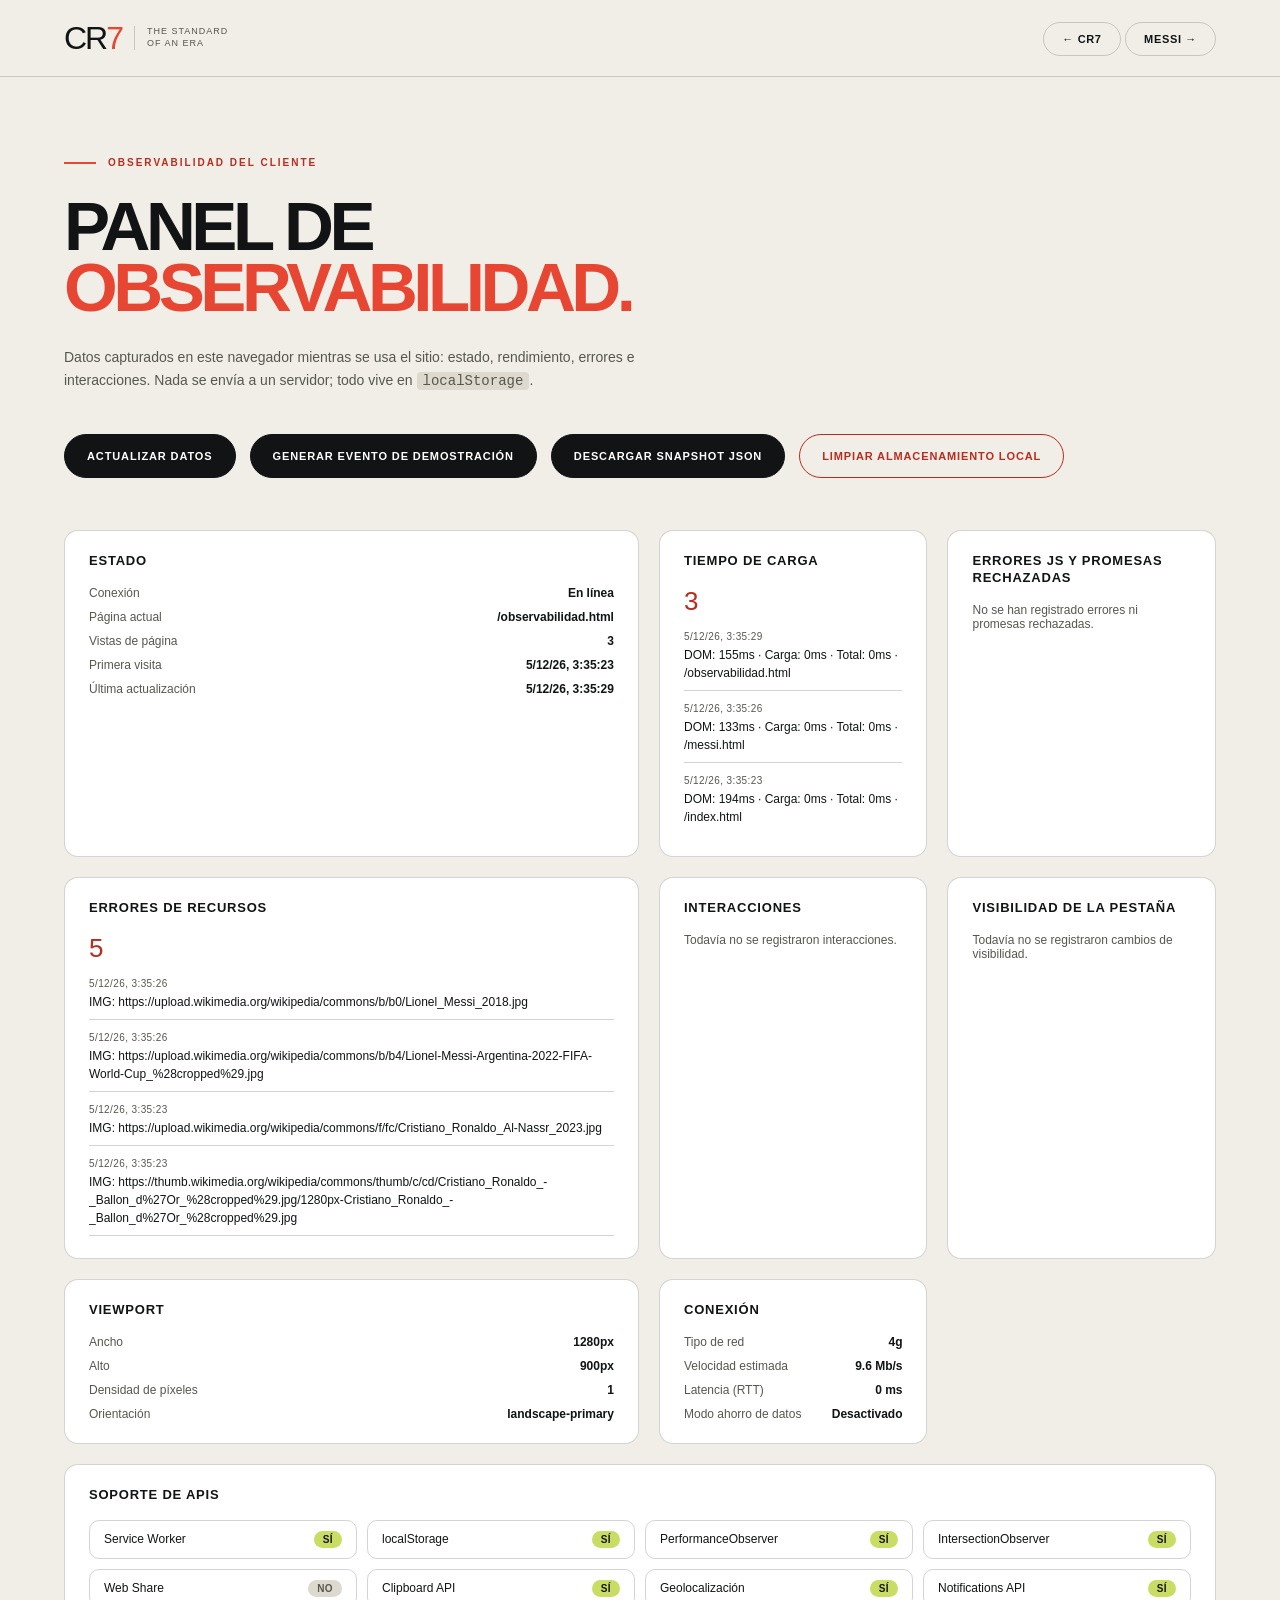
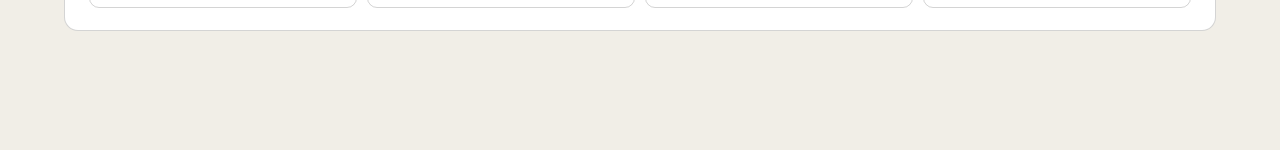
<file: observabilidad.html>
<!doctype html>
<html lang="es">
<head>
  <meta charset="UTF-8">
  <meta name="viewport" content="width=device-width, initial-scale=1.0">
  <meta name="description" content="Panel de observabilidad del sitio CR7: estado, rendimiento, errores e interacciones registrados en el navegador.">
  <title>CR7 | Panel de observabilidad</title>
  <link rel="stylesheet" href="styles.css">
  <link rel="stylesheet" href="observabilidad.css">
  <script src="script.js" defer></script>
  <script src="observabilidad.js" defer></script>
</head>
<body class="obs-body">
  <a class="skip-link" href="#obs-main">Saltar al contenido principal</a>

  <header class="obs-header">
    <a class="brand" href="index.html" aria-label="CR7, volver al sitio principal">
      <span class="brand-mark">CR<span>7</span></span>
      <span class="brand-label">The standard<br>of an era</span>
    </a>
    <nav class="obs-nav" aria-label="Navegación del proyecto">
      <a class="obs-back" href="index.html">← CR7</a>
      <a class="obs-back" href="messi.html">Messi →</a>
    </nav>
  </header>

  <main id="obs-main" class="obs-main">
    <div class="obs-intro">
      <p class="eyebrow"><span class="eyebrow-line"></span> Observabilidad del cliente</p>
      <h1>Panel de<br><em>observabilidad.</em></h1>
      <p class="obs-description">Datos capturados en este navegador mientras se usa el sitio: estado, rendimiento, errores e interacciones. Nada se envía a un servidor; todo vive en <code>localStorage</code>.</p>
    </div>

    <div class="obs-toolbar" role="group" aria-label="Acciones del panel">
      <button type="button" class="obs-action" id="obs-refresh">Actualizar datos</button>
      <button type="button" class="obs-action" id="obs-demo">Generar evento de demostración</button>
      <button type="button" class="obs-action" id="obs-download">Descargar snapshot JSON</button>
      <button type="button" class="obs-action obs-action-danger" id="obs-clear">Limpiar almacenamiento local</button>
    </div>
    <p class="obs-status" id="obs-status-message" role="status" aria-live="polite"></p>

    <div class="obs-grid">
      <section class="obs-card" aria-labelledby="obs-h-status">
        <h2 id="obs-h-status">Estado</h2>
        <dl class="obs-deflist" id="obs-status"></dl>
      </section>

      <section class="obs-card" aria-labelledby="obs-h-load">
        <h2 id="obs-h-load">Tiempo de carga</h2>
        <div id="obs-load"></div>
      </section>

      <section class="obs-card" aria-labelledby="obs-h-errors">
        <h2 id="obs-h-errors">Errores JS y promesas rechazadas</h2>
        <div id="obs-errors"></div>
      </section>

      <section class="obs-card" aria-labelledby="obs-h-resource-errors">
        <h2 id="obs-h-resource-errors">Errores de recursos</h2>
        <div id="obs-resource-errors"></div>
      </section>

      <section class="obs-card" aria-labelledby="obs-h-interactions">
        <h2 id="obs-h-interactions">Interacciones</h2>
        <div id="obs-interactions"></div>
      </section>

      <section class="obs-card" aria-labelledby="obs-h-visibility">
        <h2 id="obs-h-visibility">Visibilidad de la pestaña</h2>
        <div id="obs-visibility"></div>
      </section>

      <section class="obs-card" aria-labelledby="obs-h-viewport">
        <h2 id="obs-h-viewport">Viewport</h2>
        <dl class="obs-deflist" id="obs-viewport"></dl>
      </section>

      <section class="obs-card" aria-labelledby="obs-h-connection">
        <h2 id="obs-h-connection">Conexión</h2>
        <dl class="obs-deflist" id="obs-connection"></dl>
      </section>

      <section class="obs-card obs-card-wide" aria-labelledby="obs-h-api">
        <h2 id="obs-h-api">Soporte de APIs</h2>
        <ul class="obs-api-list" id="obs-api-support"></ul>
      </section>
    </div>
  </main>
</body>
</html>
</file>
<file: styles.css>
:root {
  --ink: #111315;
  --paper: #f1eee7;
  --paper-deep: #ded9cf;
  --red: #e74632;
  --red-dark: #b82d20;
  --lime: #c9dc63;
  --muted: #57574f;
  --line: rgba(17, 19, 21, .18);
  --display: "Archivo Black", Impact, sans-serif;
  --body: "DM Sans", Helvetica, sans-serif;
}

* { box-sizing: border-box; }
html { scroll-behavior: smooth; }
body { margin: 0; background: var(--paper); color: var(--ink); font-family: var(--body); }
img { display: block; width: 100%; }
a { color: inherit; text-decoration: none; }
button { color: inherit; font: inherit; }

.skip-link { background: var(--ink); border-radius: 4px; color: #fff; font-size: 12px; font-weight: 700; left: 12px; letter-spacing: .04em; padding: 14px 18px; position: absolute; top: -60px; transition: top .2s ease; z-index: 20; }
.skip-link:focus-visible { top: 12px; }

:focus-visible { outline: 2px solid var(--red-dark); outline-offset: 3px; }

.site-header { align-items: center; border-bottom: 1px solid var(--line); display: flex; justify-content: space-between; padding: 22px 5vw; position: absolute; top: 0; width: 100%; z-index: 5; }
.brand { align-items: center; display: flex; gap: 12px; }
.brand-mark { font: 32px/1 var(--display); letter-spacing: -2px; }
.brand-mark span { color: var(--red); }
.brand-label { border-left: 1px solid var(--line); color: var(--muted); font-size: 9px; letter-spacing: .11em; line-height: 1.3; padding-left: 12px; text-transform: uppercase; }
.main-nav { display: flex; gap: 34px; margin-left: auto; margin-right: 42px; }
.main-nav a, .header-cta { font-size: 11px; font-weight: 700; letter-spacing: .08em; text-transform: uppercase; }
.main-nav a { color: var(--muted); transition: color .2s ease; }
.main-nav a:hover { color: var(--red-dark); }
.header-cta { align-items: center; display: flex; gap: 10px; }
.header-cta span { color: var(--red-dark); font-size: 18px; }
.main-nav a, .header-cta, .back-top { position: relative; }
.main-nav a::after, .header-cta::after, .back-top::after { content: ""; inset: -10px -6px; position: absolute; }

.nav-toggle { align-items: center; background: none; border: 1px solid var(--line); border-radius: 10px; cursor: pointer; display: none; height: 44px; justify-content: center; width: 44px; }
.nav-toggle-icon, .nav-toggle-icon::before, .nav-toggle-icon::after { background: var(--ink); border-radius: 2px; content: ""; display: block; height: 2px; position: absolute; transition: transform .2s ease, opacity .2s ease, top .2s ease; width: 20px; }
.nav-toggle-icon { position: relative; }
.nav-toggle-icon::before { top: -6px; }
.nav-toggle-icon::after { top: 6px; }
.nav-toggle[aria-expanded="true"] .nav-toggle-icon { background: transparent; }
.nav-toggle[aria-expanded="true"] .nav-toggle-icon::before { top: 0; transform: rotate(45deg); }
.nav-toggle[aria-expanded="true"] .nav-toggle-icon::after { top: 0; transform: rotate(-45deg); }

.hero { background: var(--paper); display: grid; grid-template-columns: 48% 52%; min-height: 760px; overflow: hidden; padding-top: 93px; position: relative; }
.hero-copy { align-self: center; padding: 55px 5vw 105px 10vw; position: relative; z-index: 2; }
.eyebrow, .section-kicker { align-items: center; color: var(--red-dark); display: flex; font-size: 10px; font-weight: 700; gap: 12px; letter-spacing: .2em; text-transform: uppercase; }
.eyebrow-line { background: var(--red); display: inline-block; height: 2px; width: 32px; }
h1, h2 { font-family: var(--display); letter-spacing: -.065em; line-height: .88; margin: 28px 0; overflow-wrap: anywhere; text-transform: uppercase; }
h1 { font-size: clamp(4.5rem, 9.2vw, 9.5rem); text-wrap: balance; }
h1 em, h2 em { color: var(--red); font-style: normal; }
.hero-intro { color: var(--muted); font-size: 16px; line-height: 1.6; max-width: 355px; }
.hero-actions { align-items: center; display: flex; gap: 27px; margin-top: 38px; }
.button { align-items: center; display: inline-flex; font-size: 11px; font-weight: 700; gap: 24px; letter-spacing: .1em; padding: 16px 20px; text-transform: uppercase; }
.button-primary { background: var(--red-dark); color: #fff; transition: background .2s ease, transform .2s ease; }
.button-primary:hover { background: var(--ink); transform: translateY(-3px); }
.button-primary span { font-size: 18px; }
.hero-note { color: var(--muted); font-size: 10px; letter-spacing: .06em; line-height: 1.6; text-transform: uppercase; }
.hero-note strong { color: var(--ink); font-weight: 700; }
.hero-visual { background: var(--ink); min-height: 667px; overflow: hidden; position: relative; }
.hero-image-frame { height: 100%; margin-left: 9%; overflow: hidden; position: relative; width: 74%; }
.hero-image-frame::after { background: linear-gradient(180deg, transparent 50%, rgba(0,0,0,.45)); content: ""; inset: 0; position: absolute; }
.hero-image-frame img { height: 100%; object-fit: cover; object-position: 53% center; filter: saturate(.85); }
.image-tag { bottom: 27px; color: #fff; font-size: 10px; font-weight: 700; letter-spacing: .15em; position: absolute; right: 26px; z-index: 1; }
.hero-stamp { border: 2px solid var(--lime); color: var(--lime); font: 26px/1 var(--display); left: 1%; padding: 13px 11px 10px; position: absolute; text-align: center; top: 14%; transform: rotate(-12deg); z-index: 2; }
.hero-stamp span { font-family: var(--body); font-size: 10px; letter-spacing: .08em; }
.vertical-label { bottom: 21px; color: rgba(255,255,255,.45); font-size: 9px; letter-spacing: .2em; margin: 0; position: absolute; right: 5%; transform: rotate(-90deg) translateX(100%); transform-origin: right bottom; }
.hero-scroll { align-items: center; bottom: 39px; display: flex; font-size: 9px; gap: 12px; left: 10vw; letter-spacing: .14em; position: absolute; text-transform: uppercase; }
.hero-scroll span { background: var(--red); display: inline-block; height: 1px; width: 35px; }

.manifesto { background: var(--red); color: #fff; padding: 105px 12vw 100px; }
.section-kicker { color: var(--ink); }
.section-kicker span { background: currentColor; display: inline-block; height: 1px; opacity: .5; width: 42px; }
.manifesto blockquote { font: clamp(2.7rem, 5vw, 5.7rem)/.95 var(--display); letter-spacing: -.055em; margin: 40px 0 20px; max-width: 900px; text-transform: uppercase; }
.manifesto > p { color: var(--ink); font-size: 12px; font-weight: 700; letter-spacing: .08em; margin: 0; text-transform: uppercase; }

.section-shell { margin: 0 auto; max-width: 1280px; padding: 125px 5vw; }
.section-heading, .gallery-heading, .numbers-heading { display: flex; justify-content: space-between; }
h2 { font-size: clamp(3.5rem, 6.8vw, 7rem); margin: 26px 0 0; }
.section-description { align-self: end; color: var(--muted); font-size: 14px; line-height: 1.7; margin: 0 6% 8px 30px; max-width: 310px; }
.timeline { display: grid; grid-template-columns: repeat(4, 1fr); margin: 108px 0 0; position: relative; }
.timeline::before { background: var(--line); content: ""; height: 1px; left: 0; position: absolute; right: 0; top: 23px; }
.timeline-item { background: none; border: 0; cursor: pointer; display: flex; flex-direction: column; padding: 0; position: relative; text-align: left; }
.timeline-item:not(:last-child) { border-right: 1px solid var(--line); }
.timeline-year { color: var(--muted); font: 24px var(--display); letter-spacing: -.04em; margin-bottom: 19px; transition: color .2s; }
.timeline-dot { background: var(--paper); border: 1px solid var(--ink); border-radius: 50%; height: 9px; margin-bottom: 18px; position: relative; width: 9px; z-index: 1; }
.timeline-item.active .timeline-dot { background: var(--red); border-color: var(--red); box-shadow: 0 0 0 5px var(--paper); }
.timeline-item.active .timeline-year { color: var(--red); }
.timeline-club { color: var(--muted); font-size: 11px; font-weight: 700; letter-spacing: .1em; line-height: 1.5; text-transform: uppercase; }
.journey-detail { align-items: center; border-top: 1px solid var(--line); display: grid; gap: 32px; grid-template-columns: 100px 1fr 40px; margin-top: 70px; padding: 26px 0; }
.detail-number { color: var(--red); font: 40px var(--display); }
.detail-label { color: var(--red-dark); font-size: 10px; font-weight: 700; letter-spacing: .14em; margin: 0 0 9px; text-transform: uppercase; }
.detail-title, .journey-detail h3 { font: 27px var(--display); letter-spacing: -.04em; margin: 0 0 9px; text-transform: uppercase; }
.journey-detail p:last-child { color: var(--muted); font-size: 13px; line-height: 1.6; margin: 0; max-width: 590px; }
.detail-arrow { color: var(--red); font-size: 31px; justify-self: end; }

.numbers { background: var(--ink); color: #fff; }
.light { color: var(--lime); }
.numbers-heading { align-items: end; }
.numbers-heading p { color: rgba(255,255,255,.58); font-size: 14px; line-height: 1.7; margin: 0 7% 10px 30px; max-width: 360px; }
.stats-grid { border-bottom: 1px solid rgba(255,255,255,.18); border-top: 1px solid rgba(255,255,255,.18); display: grid; grid-template-columns: repeat(4, 1fr); margin-top: 85px; }
.stat-card { border-right: 1px solid rgba(255,255,255,.18); display: grid; grid-template-columns: 1fr 1fr; min-height: 205px; padding: 28px 20px 24px 0; }
.stat-card:first-child { padding-left: 0; }
.stat-card:last-child { border: 0; }
.stat-card strong { color: var(--lime); font: clamp(3.3rem, 5.5vw, 5.5rem) var(--display); letter-spacing: -.1em; line-height: .85; }
.stat-card sup { font-size: .35em; letter-spacing: 0; }
.stat-card span { font-size: 11px; font-weight: 700; letter-spacing: .08em; line-height: 1.4; text-transform: uppercase; }
.stat-card small { align-self: end; color: rgba(255,255,255,.55); font-size: 10px; grid-column: 2; line-height: 1.5; }

.gallery { padding-bottom: 70px; }
.gallery-heading p:last-child { align-self: end; color: var(--muted); font-size: 13px; line-height: 1.6; margin: 0 7% 5px 30px; max-width: 220px; }
.gallery-grid { display: grid; gap: 18px; grid-template-columns: 1.15fr .85fr; grid-template-rows: 300px 230px; margin-top: 80px; }
.gallery-card { background: var(--ink); margin: 0; overflow: hidden; position: relative; }
.gallery-card img { height: 100%; object-fit: cover; transition: transform .6s cubic-bezier(.2,.8,.2,1); }
.gallery-card:hover img { transform: scale(1.05); }
.gallery-card::after { background: linear-gradient(180deg, transparent 45%, rgba(0,0,0,.77)); content: ""; inset: 0; position: absolute; }
.gallery-card-large { grid-row: span 2; }
.gallery-card-large img { object-position: center 20%; }
.gallery-card-small img { object-position: center 22%; }
.gallery-card-wide img { object-position: center 25%; }
.gallery-card figcaption { bottom: 22px; color: #fff; display: grid; gap: 3px; grid-template-columns: 34px 1fr; left: 22px; position: absolute; right: 22px; z-index: 1; }
.gallery-card figcaption span { color: var(--lime); font-size: 10px; font-weight: 700; }
.gallery-card figcaption strong { font: 19px var(--display); letter-spacing: -.04em; text-transform: uppercase; }
.gallery-card figcaption small { color: rgba(255,255,255,.65); font-size: 10px; grid-column: 2; letter-spacing: .08em; text-transform: uppercase; }
.credits { color: var(--muted); font-size: 10px; margin: 22px 0 0; }
.site-footer { align-items: center; background: var(--paper-deep); display: flex; justify-content: space-between; padding: 34px 5vw; }
.site-footer p { color: var(--muted); font-size: 12px; line-height: 1.4; margin: 0; text-align: center; text-transform: uppercase; }
.site-footer p strong { color: var(--ink); }
.back-top { font-size: 10px; font-weight: 700; letter-spacing: .1em; text-transform: uppercase; }

@media (max-width: 800px) {
  .site-header { padding: 18px 6vw; }
  .nav-toggle { display: inline-flex; margin-left: auto; }
  .main-nav { display: flex; }
  .main-nav:not(.is-open) { display: none; }
  .main-nav.is-open { background: var(--paper); border-bottom: 1px solid var(--line); flex-direction: column; gap: 0; left: 0; margin: 0; padding: 6px 6vw 18px; position: absolute; right: 0; top: 100%; z-index: 6; }
  .main-nav.is-open a { border-bottom: 1px solid var(--line); padding: 16px 2px; }
  .header-cta { margin-left: 14px; }
  h2 { font-size: clamp(2.65rem, 12vw, 4.5rem); overflow-wrap: anywhere; }
  .hero { display: block; min-height: auto; padding-top: 85px; }
  .hero-copy { padding: 60px 8vw 65px; }
  h1 { font-size: clamp(4.3rem, 19vw, 7.2rem); }
  .hero-visual { min-height: 540px; }
  .hero-image-frame { margin-left: 8%; width: 80%; }
  .hero-stamp { left: 3%; top: 11%; }
  .hero-scroll { display: none; }
  .manifesto { padding: 78px 8vw; }
  .section-shell { padding: 82px 8vw; }
  .section-heading, .gallery-heading, .numbers-heading { display: block; }
  .section-description, .numbers-heading p, .gallery-heading p:last-child { margin: 28px 0 0; }
  .timeline { margin-top: 65px; }
  .timeline-year { font-size: 19px; }
  .timeline-club { font-size: 9px; }
  .journey-detail { gap: 18px; grid-template-columns: 45px 1fr 24px; margin-top: 55px; }
  .detail-number { font-size: 27px; }
  .journey-detail h3 { font-size: 21px; }
  .numbers-heading p { max-width: 430px; }
  .stats-grid { grid-template-columns: repeat(2, 1fr); margin-top: 55px; }
  .stat-card { min-height: 180px; }
  .stat-card:nth-child(2) { border-right: 0; }
  .stat-card:nth-child(-n+2) { border-bottom: 1px solid rgba(255,255,255,.18); }
  .stat-card:nth-child(3), .stat-card:nth-child(4) { padding-top: 27px; }
  .gallery-grid { display: block; margin-top: 52px; }
  .gallery-card { height: 330px; margin-bottom: 16px; }
  .gallery-card-small, .gallery-card-wide { height: 260px; }
  .site-footer { gap: 25px; padding: 30px 8vw; }
  .site-footer p { text-align: left; }
  .back-top { font-size: 9px; }
}

@media (max-width: 460px) {
  .brand-label { display: none; }
  .header-cta { font-size: 9px; }
  .hero-actions { align-items: flex-start; flex-direction: column; gap: 20px; }
  .hero-visual { min-height: 470px; }
  .hero-stamp { font-size: 20px; }
  .timeline { grid-template-columns: repeat(2, 1fr); row-gap: 34px; }
  .timeline::before { display: none; }
  .timeline-item:nth-child(2) { border-right: 0; }
  .timeline-item:nth-child(-n+2) { border-bottom: 1px solid var(--line); padding-bottom: 24px; }
  .timeline-dot { display: none; }
  .journey-detail { align-items: start; }
  .detail-arrow { display: none; }
  .journey-detail h3 { font-size: 18px; }
  .stat-card { display: block; min-height: 0; padding: 25px 12px 25px 0; }
  .stat-card strong, .stat-card span, .stat-card small { display: block; }
  .stat-card strong { margin-bottom: 17px; }
  .stat-card small { margin-top: 15px; }
  .site-footer { align-items: flex-start; flex-direction: column; }
}

@media (prefers-reduced-motion: reduce) {
  html { scroll-behavior: auto; }
  *, *::before, *::after {
    animation-duration: .01ms !important;
    animation-iteration-count: 1 !important;
    scroll-behavior: auto !important;
    transition-duration: .01ms !important;
  }
}
</file>
<file: observabilidad.css>
.obs-body { background: var(--paper); }

.obs-header { align-items: center; border-bottom: 1px solid var(--line); display: flex; justify-content: space-between; padding: 22px 5vw; }
.obs-back { border: 1px solid var(--line); border-radius: 999px; font-size: 11px; font-weight: 700; letter-spacing: .06em; padding: 10px 18px; text-transform: uppercase; transition: background .2s ease, color .2s ease; }
.obs-back:hover { background: var(--ink); color: #fff; }

.obs-main { margin: 0 auto; max-width: 1280px; padding: 70px 5vw 120px; }
.obs-intro h1 { font-size: clamp(2.6rem, 5.4vw, 4.4rem); }
.obs-description { color: var(--muted); font-size: 14px; line-height: 1.7; max-width: 620px; }
.obs-description code { background: var(--paper-deep); border-radius: 4px; padding: 1px 6px; }

.obs-toolbar { display: flex; flex-wrap: wrap; gap: 14px; margin: 40px 0 14px; }
.obs-action { background: var(--ink); border: 1px solid var(--ink); border-radius: 999px; color: #fff; cursor: pointer; font-size: 11px; font-weight: 700; letter-spacing: .08em; min-height: 44px; padding: 12px 22px; text-transform: uppercase; transition: background .2s ease, color .2s ease, transform .2s ease; }
.obs-action:hover { background: var(--red-dark); border-color: var(--red-dark); transform: translateY(-2px); }
.obs-action-danger { background: transparent; border-color: var(--red-dark); color: var(--red-dark); }
.obs-action-danger:hover { background: var(--red-dark); color: #fff; }

.obs-status { color: var(--muted); font-size: 12px; letter-spacing: .04em; min-height: 18px; }

.obs-grid { display: grid; gap: 20px; grid-template-columns: repeat(3, 1fr); margin-top: 20px; }
.obs-card { background: #fff; border: 1px solid var(--line); border-radius: 14px; padding: 22px 24px; }
.obs-card-wide { grid-column: 1 / -1; }
.obs-card h2 { font-family: var(--body); font-size: 13px; font-weight: 700; letter-spacing: .06em; line-height: 1.3; margin: 0 0 16px; text-transform: uppercase; }

.obs-deflist { display: grid; gap: 10px; margin: 0; }
.obs-deflist div { align-items: baseline; display: flex; gap: 10px; justify-content: space-between; }
.obs-deflist dt { color: var(--muted); font-size: 12px; }
.obs-deflist dd { font-size: 12px; font-weight: 700; margin: 0; text-align: right; }

.obs-empty { color: var(--muted); font-size: 12px; margin: 0; }

.obs-list { display: grid; gap: 10px; list-style: none; margin: 0; max-height: 260px; overflow-y: auto; padding: 0; }
.obs-list li { border-bottom: 1px solid var(--line); font-size: 12px; line-height: 1.5; padding-bottom: 8px; }
.obs-list li:last-child { border-bottom: 0; }
.obs-list time { color: var(--muted); display: block; font-size: 10px; letter-spacing: .04em; margin-bottom: 2px; text-transform: uppercase; }

.obs-count { color: var(--red-dark); font: 26px var(--display); margin: 0 0 12px; }

.obs-api-list { display: grid; gap: 10px; grid-template-columns: repeat(4, 1fr); list-style: none; margin: 0; padding: 0; }
.obs-api-item { align-items: center; border: 1px solid var(--line); border-radius: 10px; display: flex; font-size: 12px; gap: 8px; justify-content: space-between; padding: 10px 14px; }
.obs-api-badge { border-radius: 999px; font-size: 10px; font-weight: 700; letter-spacing: .04em; padding: 3px 9px; text-transform: uppercase; }
.obs-api-badge.is-yes { background: var(--lime); color: var(--ink); }
.obs-api-badge.is-no { background: var(--paper-deep); color: var(--muted); }

@media (max-width: 960px) {
  .obs-grid { grid-template-columns: repeat(2, 1fr); }
  .obs-api-list { grid-template-columns: repeat(2, 1fr); }
}

@media (max-width: 620px) {
  .obs-header { padding: 18px 6vw; }
  .obs-main { padding: 50px 6vw 90px; }
  .obs-grid { grid-template-columns: 1fr; }
  .obs-api-list { grid-template-columns: 1fr; }
  .obs-toolbar { flex-direction: column; }
  .obs-action { width: 100%; }
}
</file>
